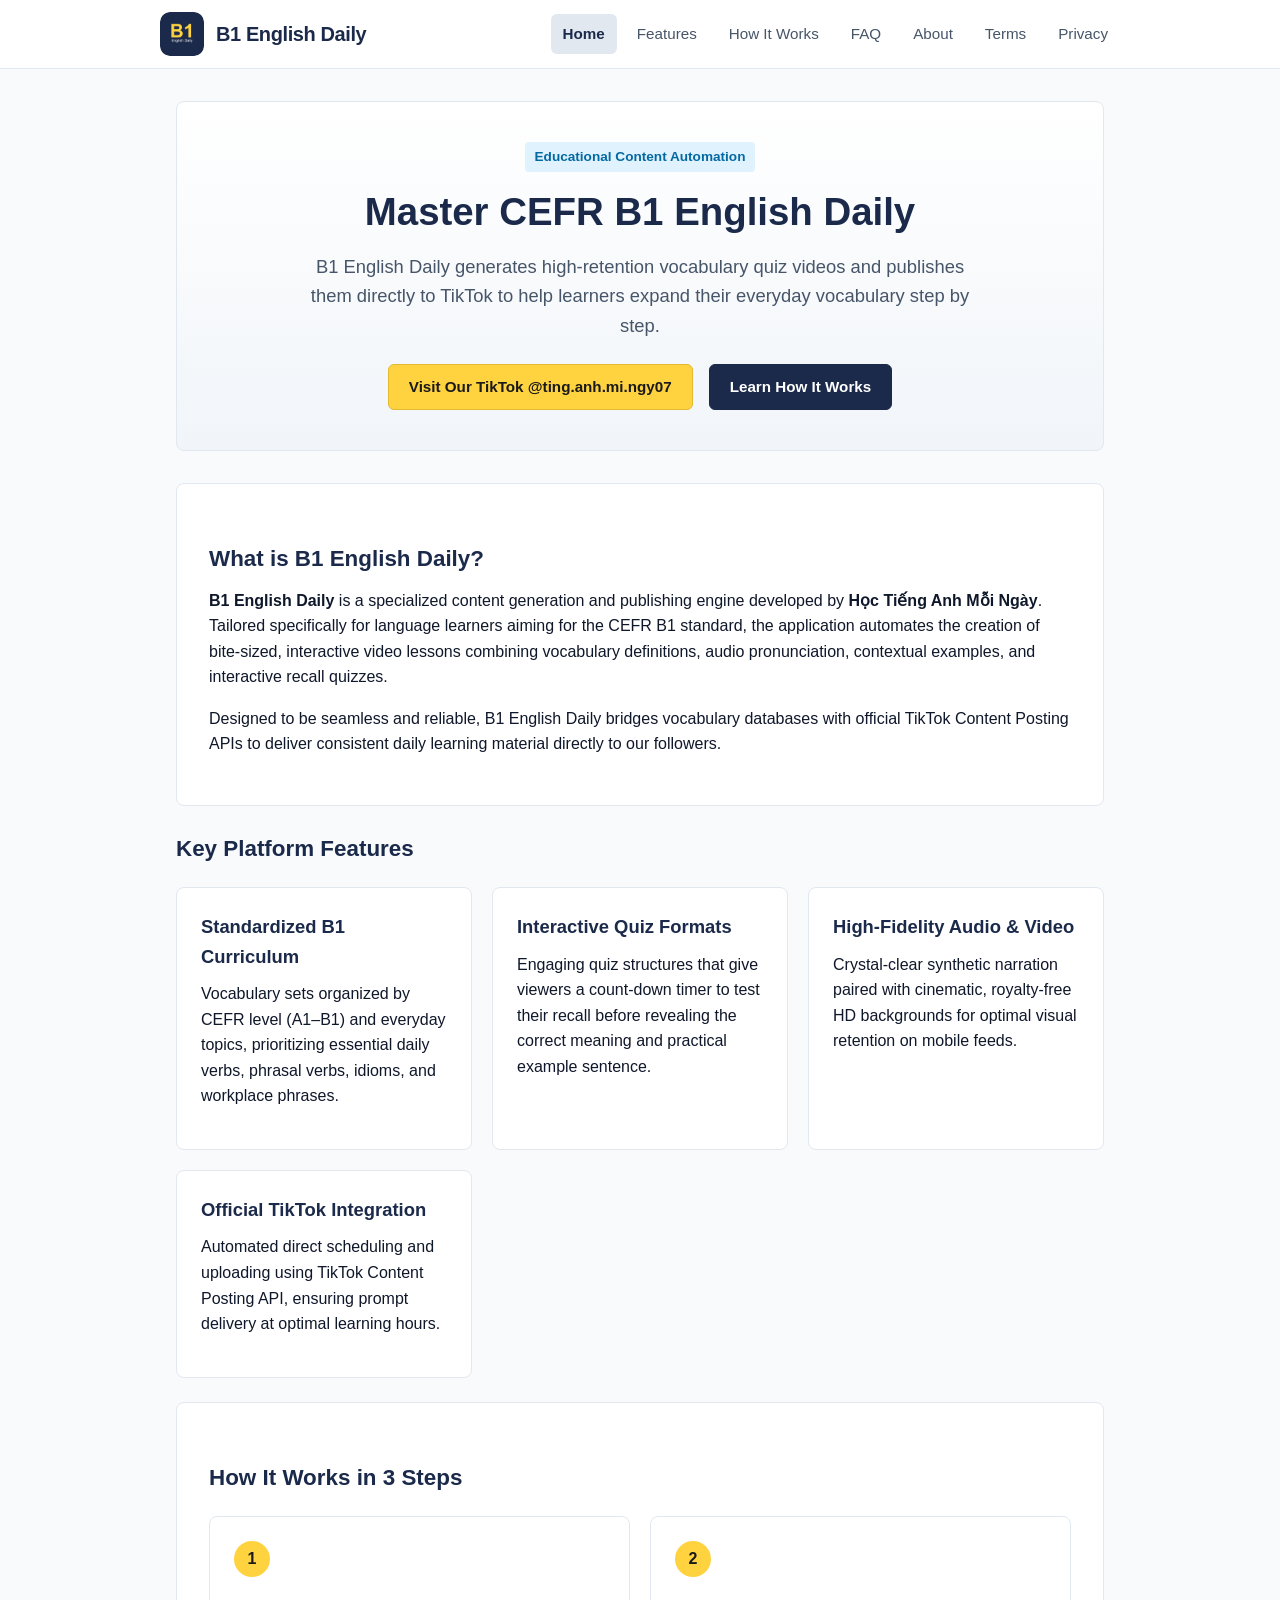
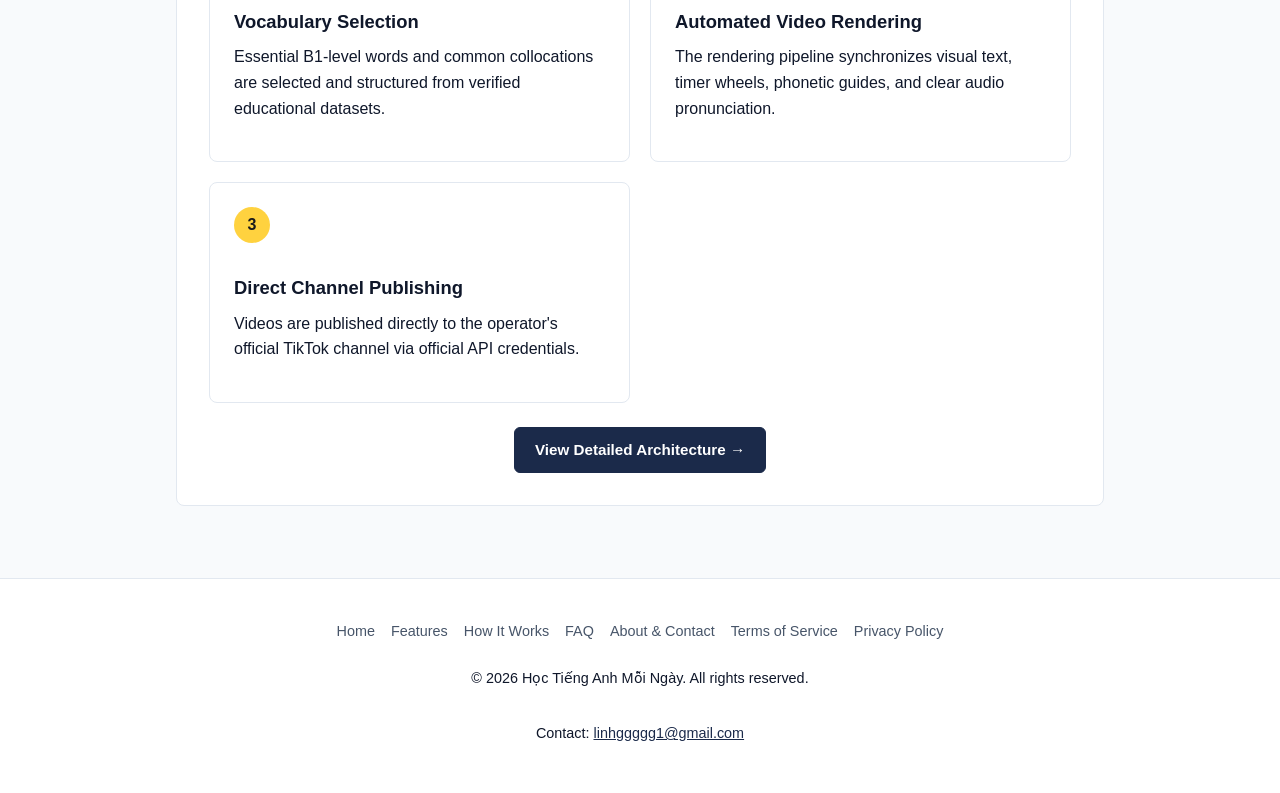
<file: index.html>
<!DOCTYPE html>
<html lang="en">
<head>
  <meta charset="utf-8">
  <meta name="viewport" content="width=device-width, initial-scale=1">
  <title>B1 English Daily - Automated Vocabulary Learning Platform</title>
  <link rel="icon" type="image/x-icon" href="favicon.ico">
  <link rel="icon" type="image/png" sizes="32x32" href="assets/favicon-32.png">
  <link rel="apple-touch-icon" sizes="180x180" href="assets/favicon-180.png">
  <link rel="stylesheet" href="styles.css">
</head>
<body>
  <header>
    <div class="container header-inner">
      <a href="index.html" class="brand">
        <img src="assets/app-icon-1024.png" alt="B1 English Daily Logo" width="44" height="44">
        <span class="brand-text">B1 English Daily</span>
      </a>
      <nav class="main-nav" aria-label="Main Navigation">
        <a href="index.html" class="active">Home</a>
        <a href="features.html">Features</a>
        <a href="how-it-works.html">How It Works</a>
        <a href="faq.html">FAQ</a>
        <a href="about.html">About</a>
        <a href="terms.html">Terms</a>
        <a href="privacy.html">Privacy</a>
      </nav>
    </div>
  </header>

  <main>
    <div class="container">
      <section class="hero">
        <span class="badge">Educational Content Automation</span>
        <h1>Master CEFR B1 English Daily</h1>
        <p>B1 English Daily generates high-retention vocabulary quiz videos and publishes them directly to TikTok to help learners expand their everyday vocabulary step by step.</p>
        <div class="hero-actions">
          <a href="https://www.tiktok.com/@ting.anh.mi.ngy07" target="_blank" rel="noopener noreferrer" class="btn btn-primary">Visit Our TikTok @ting.anh.mi.ngy07</a>
          <a href="how-it-works.html" class="btn btn-secondary">Learn How It Works</a>
        </div>
      </section>

      <section class="content-card">
        <h2>What is B1 English Daily?</h2>
        <p><strong>B1 English Daily</strong> is a specialized content generation and publishing engine developed by <strong>Học Tiếng Anh Mỗi Ngày</strong>. Tailored specifically for language learners aiming for the CEFR B1 standard, the application automates the creation of bite-sized, interactive video lessons combining vocabulary definitions, audio pronunciation, contextual examples, and interactive recall quizzes.</p>
        <p>Designed to be seamless and reliable, B1 English Daily bridges vocabulary databases with official TikTok Content Posting APIs to deliver consistent daily learning material directly to our followers.</p>
      </section>

      <section>
        <h2>Key Platform Features</h2>
        <div class="grid">
          <div class="feature-box">
            <h3>Standardized B1 Curriculum</h3>
            <p>Vocabulary sets organized by CEFR level (A1–B1) and everyday topics, prioritizing essential daily verbs, phrasal verbs, idioms, and workplace phrases.</p>
          </div>
          <div class="feature-box">
            <h3>Interactive Quiz Formats</h3>
            <p>Engaging quiz structures that give viewers a count-down timer to test their recall before revealing the correct meaning and practical example sentence.</p>
          </div>
          <div class="feature-box">
            <h3>High-Fidelity Audio & Video</h3>
            <p>Crystal-clear synthetic narration paired with cinematic, royalty-free HD backgrounds for optimal visual retention on mobile feeds.</p>
          </div>
          <div class="feature-box">
            <h3>Official TikTok Integration</h3>
            <p>Automated direct scheduling and uploading using TikTok Content Posting API, ensuring prompt delivery at optimal learning hours.</p>
          </div>
        </div>
      </section>

      <section class="content-card">
        <h2>How It Works in 3 Steps</h2>
        <div class="grid">
          <div class="step-card">
            <div class="step-number">1</div>
            <h3>Vocabulary Selection</h3>
            <p>Essential B1-level words and common collocations are selected and structured from verified educational datasets.</p>
          </div>
          <div class="step-card">
            <div class="step-number">2</div>
            <h3>Automated Video Rendering</h3>
            <p>The rendering pipeline synchronizes visual text, timer wheels, phonetic guides, and clear audio pronunciation.</p>
          </div>
          <div class="step-card">
            <div class="step-number">3</div>
            <h3>Direct Channel Publishing</h3>
            <p>Videos are published directly to the operator's official TikTok channel via official API credentials.</p>
          </div>
        </div>
        <div style="text-align: center; margin-top: 16px;">
          <a href="how-it-works.html" class="btn btn-secondary">View Detailed Architecture &rarr;</a>
        </div>
      </section>
    </div>
  </main>

  <footer>
    <div class="container footer-inner">
      <nav class="footer-nav" aria-label="Footer Navigation">
        <a href="index.html">Home</a>
        <a href="features.html">Features</a>
        <a href="how-it-works.html">How It Works</a>
        <a href="faq.html">FAQ</a>
        <a href="about.html">About & Contact</a>
        <a href="terms.html">Terms of Service</a>
        <a href="privacy.html">Privacy Policy</a>
      </nav>
      <p>&copy; 2026 Học Tiếng Anh Mỗi Ngày. All rights reserved.</p>
      <p>Contact: <a href="mailto:linhggggg1@gmail.com">linhggggg1@gmail.com</a></p>
    </div>
  </footer>
</body>
</html>
</file>
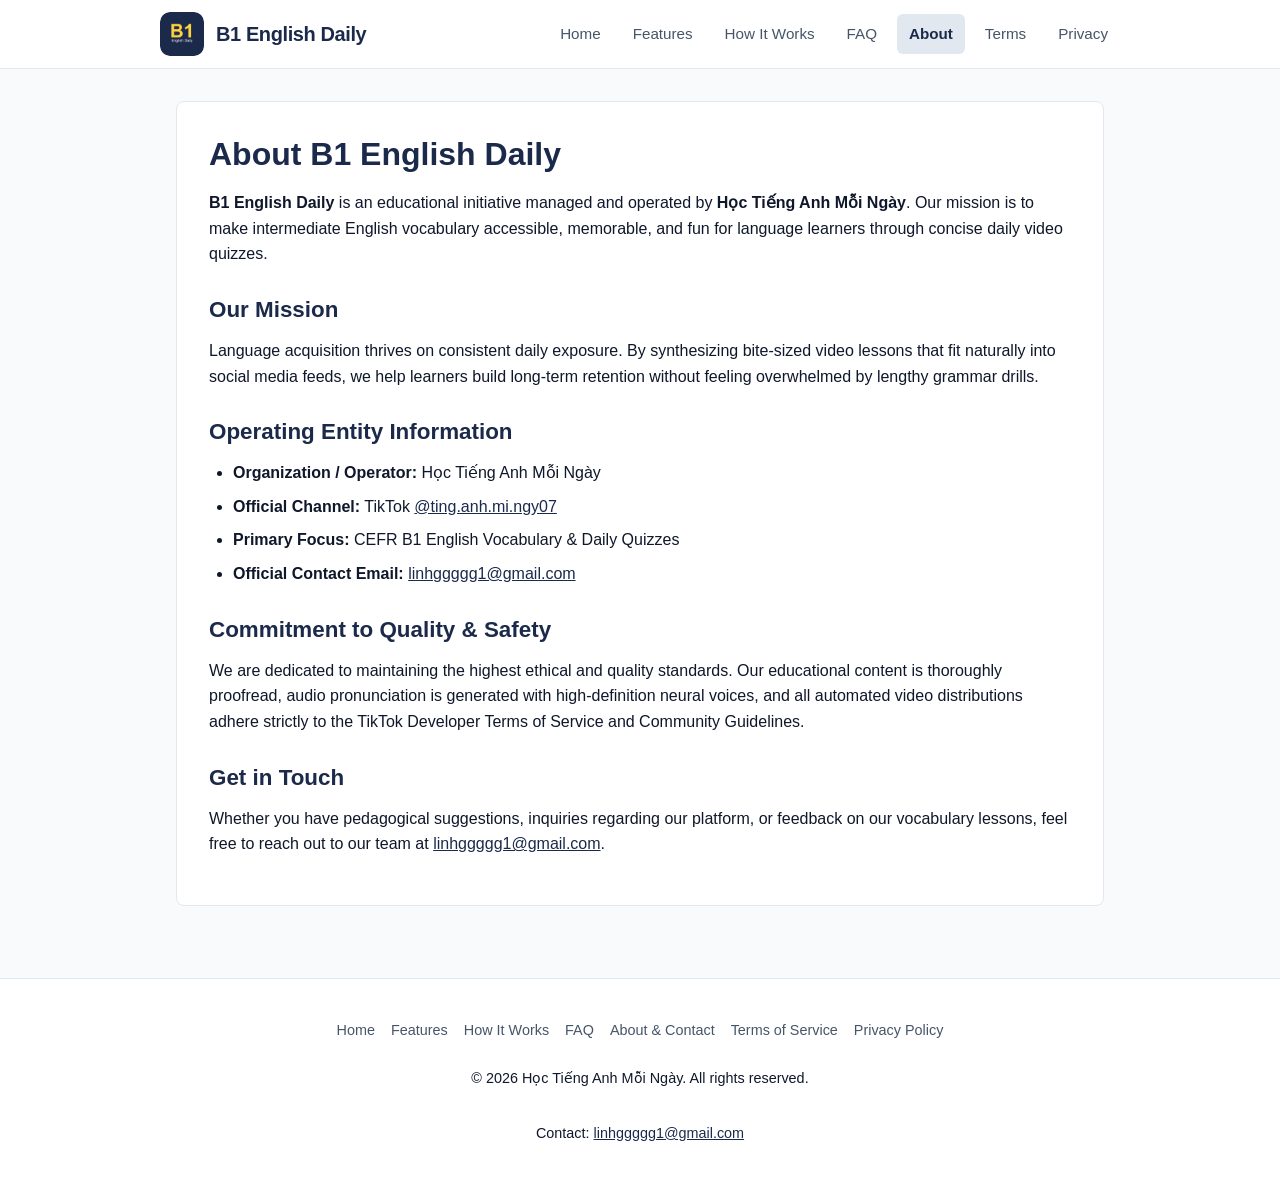
<file: about.html>
<!DOCTYPE html>
<html lang="en">
<head>
  <meta charset="utf-8">
  <meta name="viewport" content="width=device-width, initial-scale=1">
  <title>About Us - B1 English Daily</title>
  <link rel="icon" type="image/x-icon" href="favicon.ico">
  <link rel="icon" type="image/png" sizes="32x32" href="assets/favicon-32.png">
  <link rel="apple-touch-icon" sizes="180x180" href="assets/favicon-180.png">
  <link rel="stylesheet" href="styles.css">
</head>
<body>
  <header>
    <div class="container header-inner">
      <a href="index.html" class="brand">
        <img src="assets/app-icon-1024.png" alt="B1 English Daily Logo" width="44" height="44">
        <span class="brand-text">B1 English Daily</span>
      </a>
      <nav class="main-nav" aria-label="Main Navigation">
        <a href="index.html">Home</a>
        <a href="features.html">Features</a>
        <a href="how-it-works.html">How It Works</a>
        <a href="faq.html">FAQ</a>
        <a href="about.html" class="active">About</a>
        <a href="terms.html">Terms</a>
        <a href="privacy.html">Privacy</a>
      </nav>
    </div>
  </header>

  <main>
    <div class="container">
      <div class="content-card">
        <h1>About B1 English Daily</h1>
        <p><strong>B1 English Daily</strong> is an educational initiative managed and operated by <strong>Học Tiếng Anh Mỗi Ngày</strong>. Our mission is to make intermediate English vocabulary accessible, memorable, and fun for language learners through concise daily video quizzes.</p>

        <h2>Our Mission</h2>
        <p>Language acquisition thrives on consistent daily exposure. By synthesizing bite-sized video lessons that fit naturally into social media feeds, we help learners build long-term retention without feeling overwhelmed by lengthy grammar drills.</p>

        <h2>Operating Entity Information</h2>
        <ul>
          <li><strong>Organization / Operator:</strong> Học Tiếng Anh Mỗi Ngày</li>
          <li><strong>Official Channel:</strong> TikTok <a href="https://www.tiktok.com/@ting.anh.mi.ngy07" target="_blank" rel="noopener noreferrer">@ting.anh.mi.ngy07</a></li>
          <li><strong>Primary Focus:</strong> CEFR B1 English Vocabulary & Daily Quizzes</li>
          <li><strong>Official Contact Email:</strong> <a href="mailto:linhggggg1@gmail.com">linhggggg1@gmail.com</a></li>
        </ul>

        <h2>Commitment to Quality & Safety</h2>
        <p>We are dedicated to maintaining the highest ethical and quality standards. Our educational content is thoroughly proofread, audio pronunciation is generated with high-definition neural voices, and all automated video distributions adhere strictly to the TikTok Developer Terms of Service and Community Guidelines.</p>

        <h2>Get in Touch</h2>
        <p>Whether you have pedagogical suggestions, inquiries regarding our platform, or feedback on our vocabulary lessons, feel free to reach out to our team at <a href="mailto:linhggggg1@gmail.com">linhggggg1@gmail.com</a>.</p>
      </div>
    </div>
  </main>

  <footer>
    <div class="container footer-inner">
      <nav class="footer-nav" aria-label="Footer Navigation">
        <a href="index.html">Home</a>
        <a href="features.html">Features</a>
        <a href="how-it-works.html">How It Works</a>
        <a href="faq.html">FAQ</a>
        <a href="about.html">About & Contact</a>
        <a href="terms.html">Terms of Service</a>
        <a href="privacy.html">Privacy Policy</a>
      </nav>
      <p>&copy; 2026 Học Tiếng Anh Mỗi Ngày. All rights reserved.</p>
      <p>Contact: <a href="mailto:linhggggg1@gmail.com">linhggggg1@gmail.com</a></p>
    </div>
  </footer>
</body>
</html>
</file>
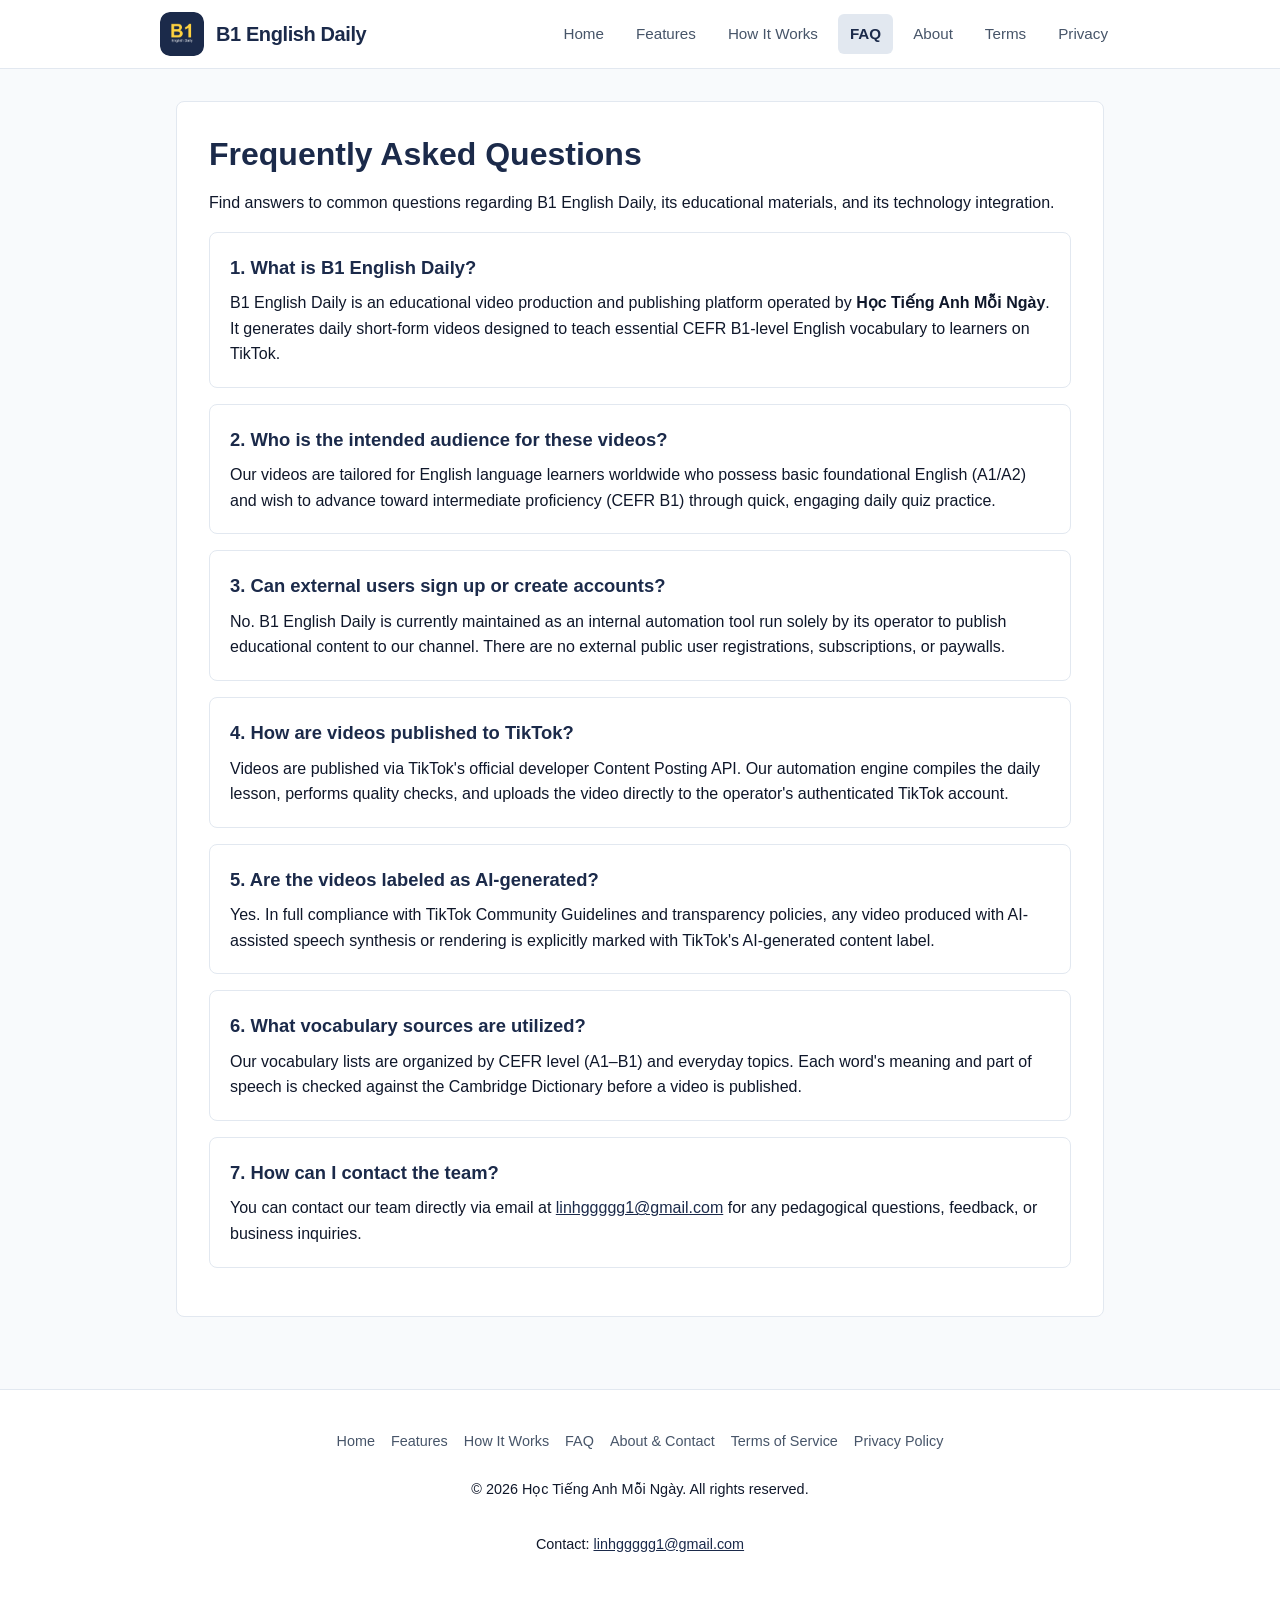
<file: faq.html>
<!DOCTYPE html>
<html lang="en">
<head>
  <meta charset="utf-8">
  <meta name="viewport" content="width=device-width, initial-scale=1">
  <title>Frequently Asked Questions - B1 English Daily</title>
  <link rel="icon" type="image/x-icon" href="favicon.ico">
  <link rel="icon" type="image/png" sizes="32x32" href="assets/favicon-32.png">
  <link rel="apple-touch-icon" sizes="180x180" href="assets/favicon-180.png">
  <link rel="stylesheet" href="styles.css">
</head>
<body>
  <header>
    <div class="container header-inner">
      <a href="index.html" class="brand">
        <img src="assets/app-icon-1024.png" alt="B1 English Daily Logo" width="44" height="44">
        <span class="brand-text">B1 English Daily</span>
      </a>
      <nav class="main-nav" aria-label="Main Navigation">
        <a href="index.html">Home</a>
        <a href="features.html">Features</a>
        <a href="how-it-works.html">How It Works</a>
        <a href="faq.html" class="active">FAQ</a>
        <a href="about.html">About</a>
        <a href="terms.html">Terms</a>
        <a href="privacy.html">Privacy</a>
      </nav>
    </div>
  </header>

  <main>
    <div class="container">
      <div class="content-card">
        <h1>Frequently Asked Questions</h1>
        <p>Find answers to common questions regarding B1 English Daily, its educational materials, and its technology integration.</p>

        <div class="faq-item">
          <h3>1. What is B1 English Daily?</h3>
          <p>B1 English Daily is an educational video production and publishing platform operated by <strong>Học Tiếng Anh Mỗi Ngày</strong>. It generates daily short-form videos designed to teach essential CEFR B1-level English vocabulary to learners on TikTok.</p>
        </div>

        <div class="faq-item">
          <h3>2. Who is the intended audience for these videos?</h3>
          <p>Our videos are tailored for English language learners worldwide who possess basic foundational English (A1/A2) and wish to advance toward intermediate proficiency (CEFR B1) through quick, engaging daily quiz practice.</p>
        </div>

        <div class="faq-item">
          <h3>3. Can external users sign up or create accounts?</h3>
          <p>No. B1 English Daily is currently maintained as an internal automation tool run solely by its operator to publish educational content to our channel. There are no external public user registrations, subscriptions, or paywalls.</p>
        </div>

        <div class="faq-item">
          <h3>4. How are videos published to TikTok?</h3>
          <p>Videos are published via TikTok's official developer Content Posting API. Our automation engine compiles the daily lesson, performs quality checks, and uploads the video directly to the operator's authenticated TikTok account.</p>
        </div>

        <div class="faq-item">
          <h3>5. Are the videos labeled as AI-generated?</h3>
          <p>Yes. In full compliance with TikTok Community Guidelines and transparency policies, any video produced with AI-assisted speech synthesis or rendering is explicitly marked with TikTok's AI-generated content label.</p>
        </div>

        <div class="faq-item">
          <h3>6. What vocabulary sources are utilized?</h3>
          <p>Our vocabulary lists are organized by CEFR level (A1–B1) and everyday topics. Each word's meaning and part of speech is checked against the Cambridge Dictionary before a video is published.</p>
        </div>

        <div class="faq-item">
          <h3>7. How can I contact the team?</h3>
          <p>You can contact our team directly via email at <a href="mailto:linhggggg1@gmail.com">linhggggg1@gmail.com</a> for any pedagogical questions, feedback, or business inquiries.</p>
        </div>
      </div>
    </div>
  </main>

  <footer>
    <div class="container footer-inner">
      <nav class="footer-nav" aria-label="Footer Navigation">
        <a href="index.html">Home</a>
        <a href="features.html">Features</a>
        <a href="how-it-works.html">How It Works</a>
        <a href="faq.html">FAQ</a>
        <a href="about.html">About & Contact</a>
        <a href="terms.html">Terms of Service</a>
        <a href="privacy.html">Privacy Policy</a>
      </nav>
      <p>&copy; 2026 Học Tiếng Anh Mỗi Ngày. All rights reserved.</p>
      <p>Contact: <a href="mailto:linhggggg1@gmail.com">linhggggg1@gmail.com</a></p>
    </div>
  </footer>
</body>
</html>
</file>
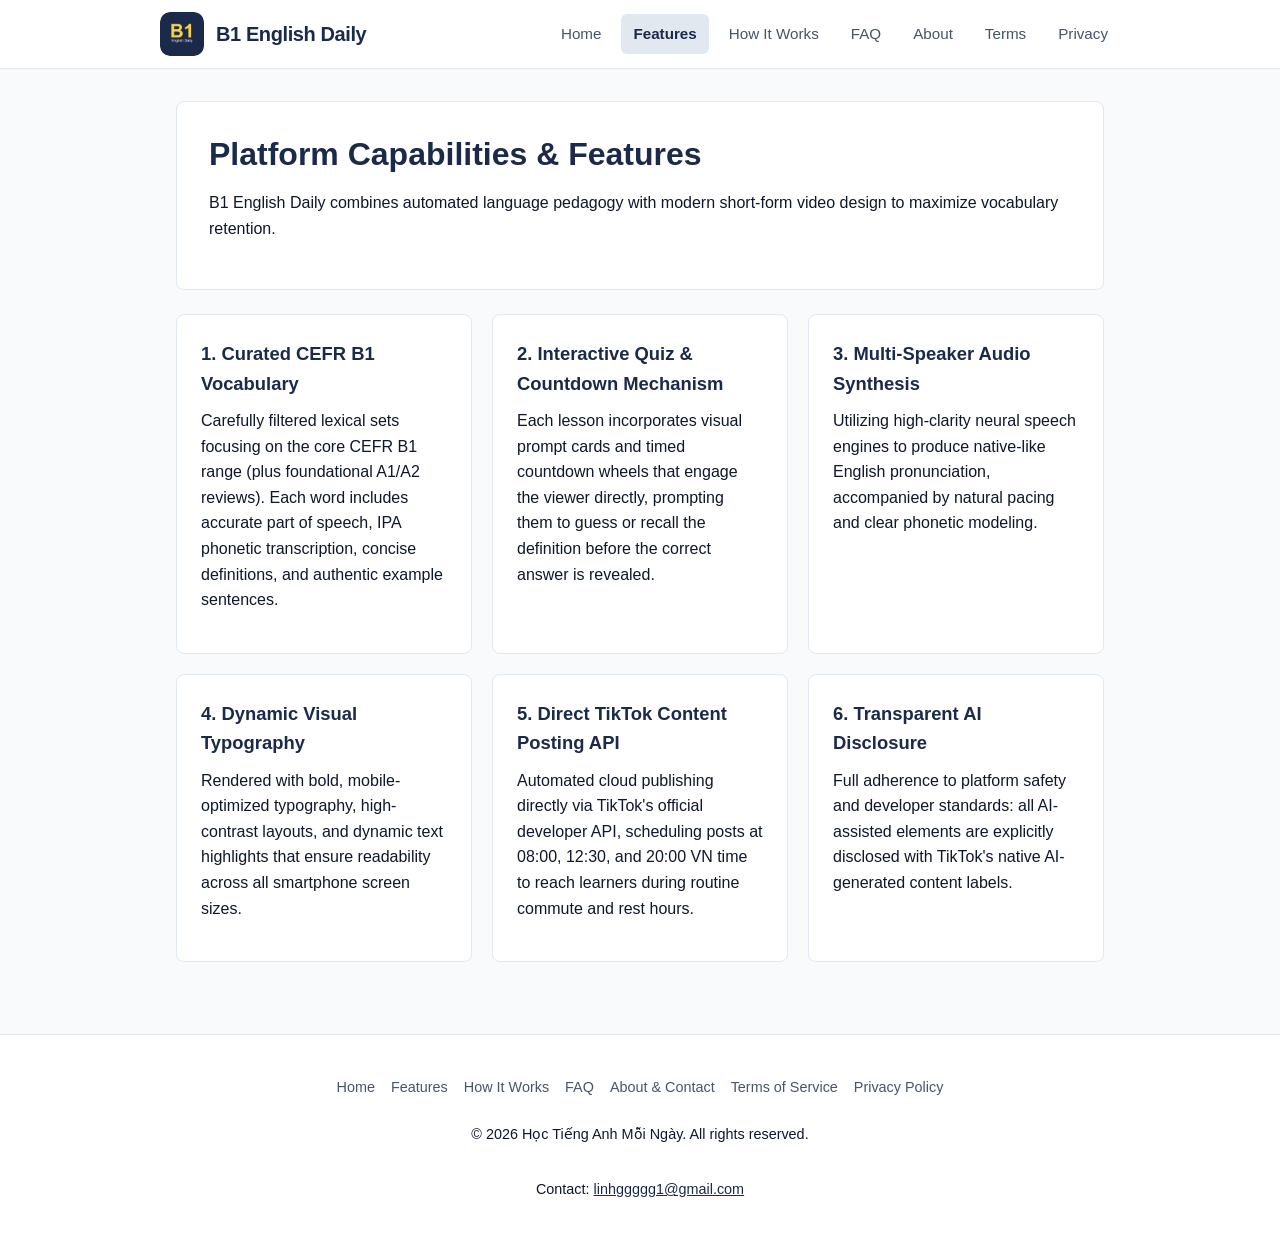
<file: features.html>
<!DOCTYPE html>
<html lang="en">
<head>
  <meta charset="utf-8">
  <meta name="viewport" content="width=device-width, initial-scale=1">
  <title>Features - B1 English Daily</title>
  <link rel="icon" type="image/x-icon" href="favicon.ico">
  <link rel="icon" type="image/png" sizes="32x32" href="assets/favicon-32.png">
  <link rel="apple-touch-icon" sizes="180x180" href="assets/favicon-180.png">
  <link rel="stylesheet" href="styles.css">
</head>
<body>
  <header>
    <div class="container header-inner">
      <a href="index.html" class="brand">
        <img src="assets/app-icon-1024.png" alt="B1 English Daily Logo" width="44" height="44">
        <span class="brand-text">B1 English Daily</span>
      </a>
      <nav class="main-nav" aria-label="Main Navigation">
        <a href="index.html">Home</a>
        <a href="features.html" class="active">Features</a>
        <a href="how-it-works.html">How It Works</a>
        <a href="faq.html">FAQ</a>
        <a href="about.html">About</a>
        <a href="terms.html">Terms</a>
        <a href="privacy.html">Privacy</a>
      </nav>
    </div>
  </header>

  <main>
    <div class="container">
      <div class="content-card">
        <h1>Platform Capabilities & Features</h1>
        <p>B1 English Daily combines automated language pedagogy with modern short-form video design to maximize vocabulary retention.</p>
      </div>

      <div class="grid">
        <div class="feature-box">
          <h3>1. Curated CEFR B1 Vocabulary</h3>
          <p>Carefully filtered lexical sets focusing on the core CEFR B1 range (plus foundational A1/A2 reviews). Each word includes accurate part of speech, IPA phonetic transcription, concise definitions, and authentic example sentences.</p>
        </div>

        <div class="feature-box">
          <h3>2. Interactive Quiz & Countdown Mechanism</h3>
          <p>Each lesson incorporates visual prompt cards and timed countdown wheels that engage the viewer directly, prompting them to guess or recall the definition before the correct answer is revealed.</p>
        </div>

        <div class="feature-box">
          <h3>3. Multi-Speaker Audio Synthesis</h3>
          <p>Utilizing high-clarity neural speech engines to produce native-like English pronunciation, accompanied by natural pacing and clear phonetic modeling.</p>
        </div>

        <div class="feature-box">
          <h3>4. Dynamic Visual Typography</h3>
          <p>Rendered with bold, mobile-optimized typography, high-contrast layouts, and dynamic text highlights that ensure readability across all smartphone screen sizes.</p>
        </div>

        <div class="feature-box">
          <h3>5. Direct TikTok Content Posting API</h3>
          <p>Automated cloud publishing directly via TikTok's official developer API, scheduling posts at 08:00, 12:30, and 20:00 VN time to reach learners during routine commute and rest hours.</p>
        </div>

        <div class="feature-box">
          <h3>6. Transparent AI Disclosure</h3>
          <p>Full adherence to platform safety and developer standards: all AI-assisted elements are explicitly disclosed with TikTok's native AI-generated content labels.</p>
        </div>
      </div>
    </div>
  </main>

  <footer>
    <div class="container footer-inner">
      <nav class="footer-nav" aria-label="Footer Navigation">
        <a href="index.html">Home</a>
        <a href="features.html">Features</a>
        <a href="how-it-works.html">How It Works</a>
        <a href="faq.html">FAQ</a>
        <a href="about.html">About & Contact</a>
        <a href="terms.html">Terms of Service</a>
        <a href="privacy.html">Privacy Policy</a>
      </nav>
      <p>&copy; 2026 Học Tiếng Anh Mỗi Ngày. All rights reserved.</p>
      <p>Contact: <a href="mailto:linhggggg1@gmail.com">linhggggg1@gmail.com</a></p>
    </div>
  </footer>
</body>
</html>
</file>
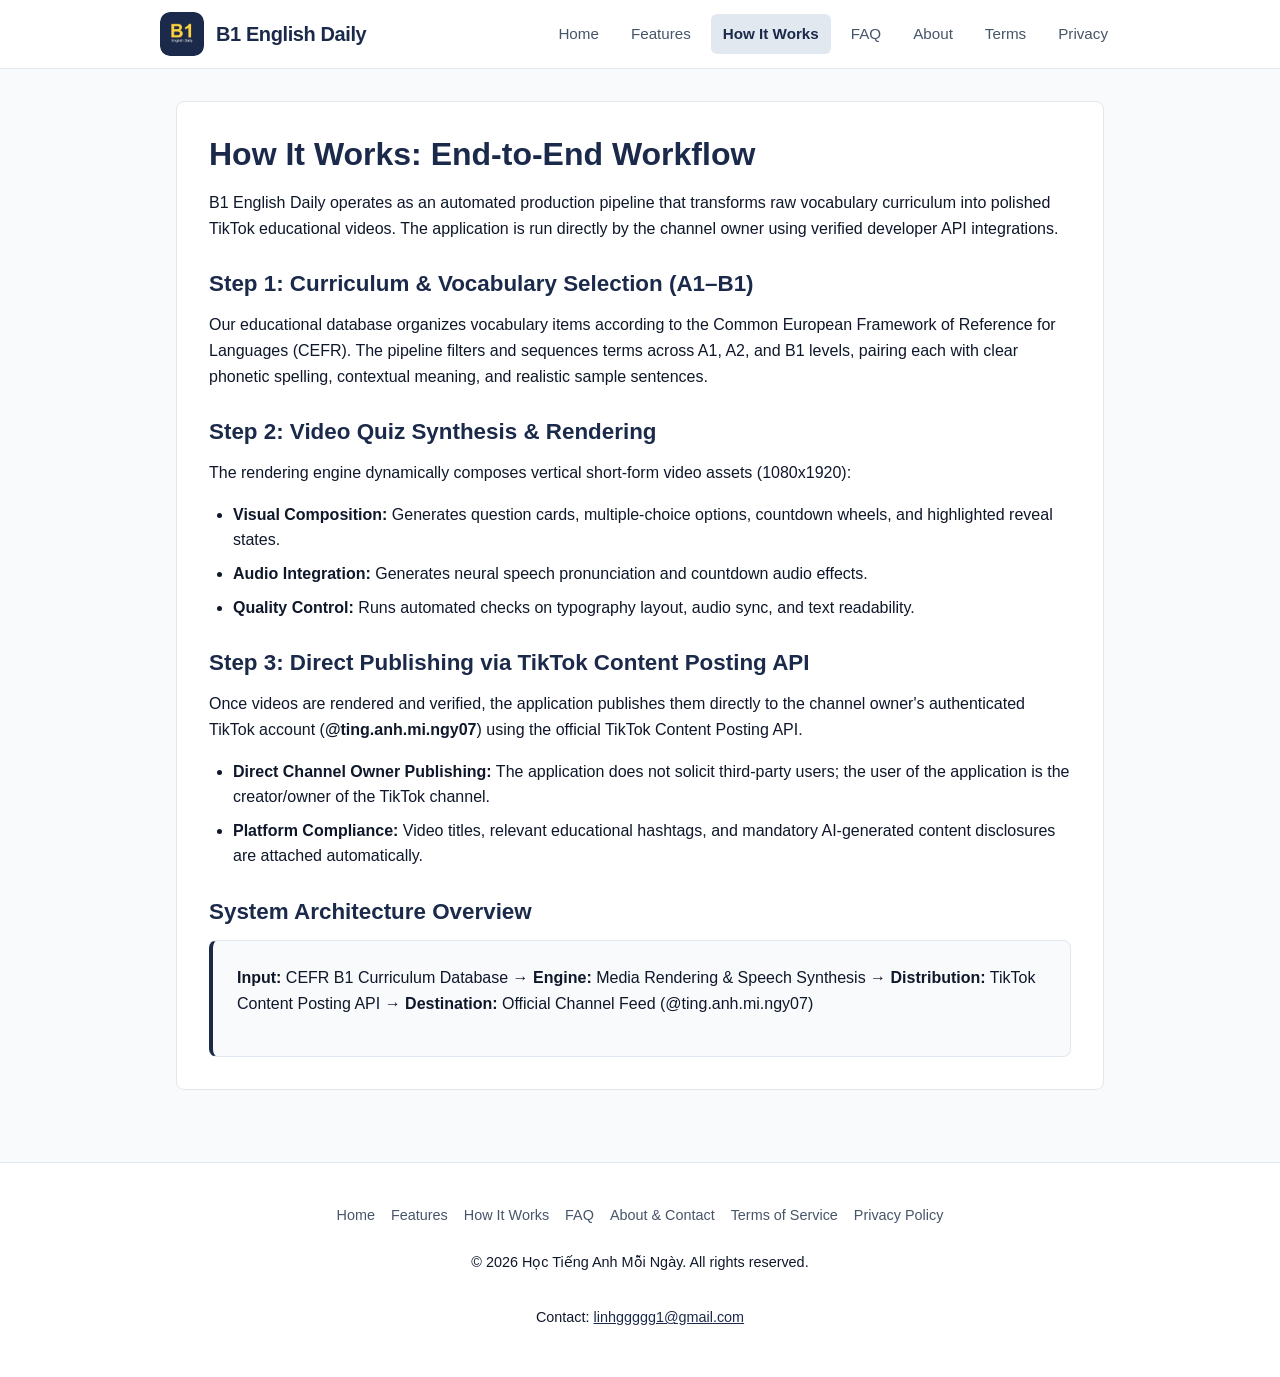
<file: how-it-works.html>
<!DOCTYPE html>
<html lang="en">
<head>
  <meta charset="utf-8">
  <meta name="viewport" content="width=device-width, initial-scale=1">
  <title>How It Works - B1 English Daily</title>
  <link rel="icon" type="image/x-icon" href="favicon.ico">
  <link rel="icon" type="image/png" sizes="32x32" href="assets/favicon-32.png">
  <link rel="apple-touch-icon" sizes="180x180" href="assets/favicon-180.png">
  <link rel="stylesheet" href="styles.css">
</head>
<body>
  <header>
    <div class="container header-inner">
      <a href="index.html" class="brand">
        <img src="assets/app-icon-1024.png" alt="B1 English Daily Logo" width="44" height="44">
        <span class="brand-text">B1 English Daily</span>
      </a>
      <nav class="main-nav" aria-label="Main Navigation">
        <a href="index.html">Home</a>
        <a href="features.html">Features</a>
        <a href="how-it-works.html" class="active">How It Works</a>
        <a href="faq.html">FAQ</a>
        <a href="about.html">About</a>
        <a href="terms.html">Terms</a>
        <a href="privacy.html">Privacy</a>
      </nav>
    </div>
  </header>

  <main>
    <div class="container">
      <div class="content-card">
        <h1>How It Works: End-to-End Workflow</h1>
        <p>B1 English Daily operates as an automated production pipeline that transforms raw vocabulary curriculum into polished TikTok educational videos. The application is run directly by the channel owner using verified developer API integrations.</p>

        <h2>Step 1: Curriculum & Vocabulary Selection (A1–B1)</h2>
        <p>Our educational database organizes vocabulary items according to the Common European Framework of Reference for Languages (CEFR). The pipeline filters and sequences terms across A1, A2, and B1 levels, pairing each with clear phonetic spelling, contextual meaning, and realistic sample sentences.</p>

        <h2>Step 2: Video Quiz Synthesis & Rendering</h2>
        <p>The rendering engine dynamically composes vertical short-form video assets (1080x1920):</p>
        <ul>
          <li><strong>Visual Composition:</strong> Generates question cards, multiple-choice options, countdown wheels, and highlighted reveal states.</li>
          <li><strong>Audio Integration:</strong> Generates neural speech pronunciation and countdown audio effects.</li>
          <li><strong>Quality Control:</strong> Runs automated checks on typography layout, audio sync, and text readability.</li>
        </ul>

        <h2>Step 3: Direct Publishing via TikTok Content Posting API</h2>
        <p>Once videos are rendered and verified, the application publishes them directly to the channel owner's authenticated TikTok account (<strong>@ting.anh.mi.ngy07</strong>) using the official TikTok Content Posting API.</p>
        <ul>
          <li><strong>Direct Channel Owner Publishing:</strong> The application does not solicit third-party users; the user of the application is the creator/owner of the TikTok channel.</li>
          <li><strong>Platform Compliance:</strong> Video titles, relevant educational hashtags, and mandatory AI-generated content disclosures are attached automatically.</li>
        </ul>

        <h2>System Architecture Overview</h2>
        <div class="feature-box" style="background: #f8fafc; border-left: 4px solid var(--primary);">
          <p><strong>Input:</strong> CEFR B1 Curriculum Database &rarr; <strong>Engine:</strong> Media Rendering & Speech Synthesis &rarr; <strong>Distribution:</strong> TikTok Content Posting API &rarr; <strong>Destination:</strong> Official Channel Feed (@ting.anh.mi.ngy07)</p>
        </div>
      </div>
    </div>
  </main>

  <footer>
    <div class="container footer-inner">
      <nav class="footer-nav" aria-label="Footer Navigation">
        <a href="index.html">Home</a>
        <a href="features.html">Features</a>
        <a href="how-it-works.html">How It Works</a>
        <a href="faq.html">FAQ</a>
        <a href="about.html">About & Contact</a>
        <a href="terms.html">Terms of Service</a>
        <a href="privacy.html">Privacy Policy</a>
      </nav>
      <p>&copy; 2026 Học Tiếng Anh Mỗi Ngày. All rights reserved.</p>
      <p>Contact: <a href="mailto:linhggggg1@gmail.com">linhggggg1@gmail.com</a></p>
    </div>
  </footer>
</body>
</html>
</file>
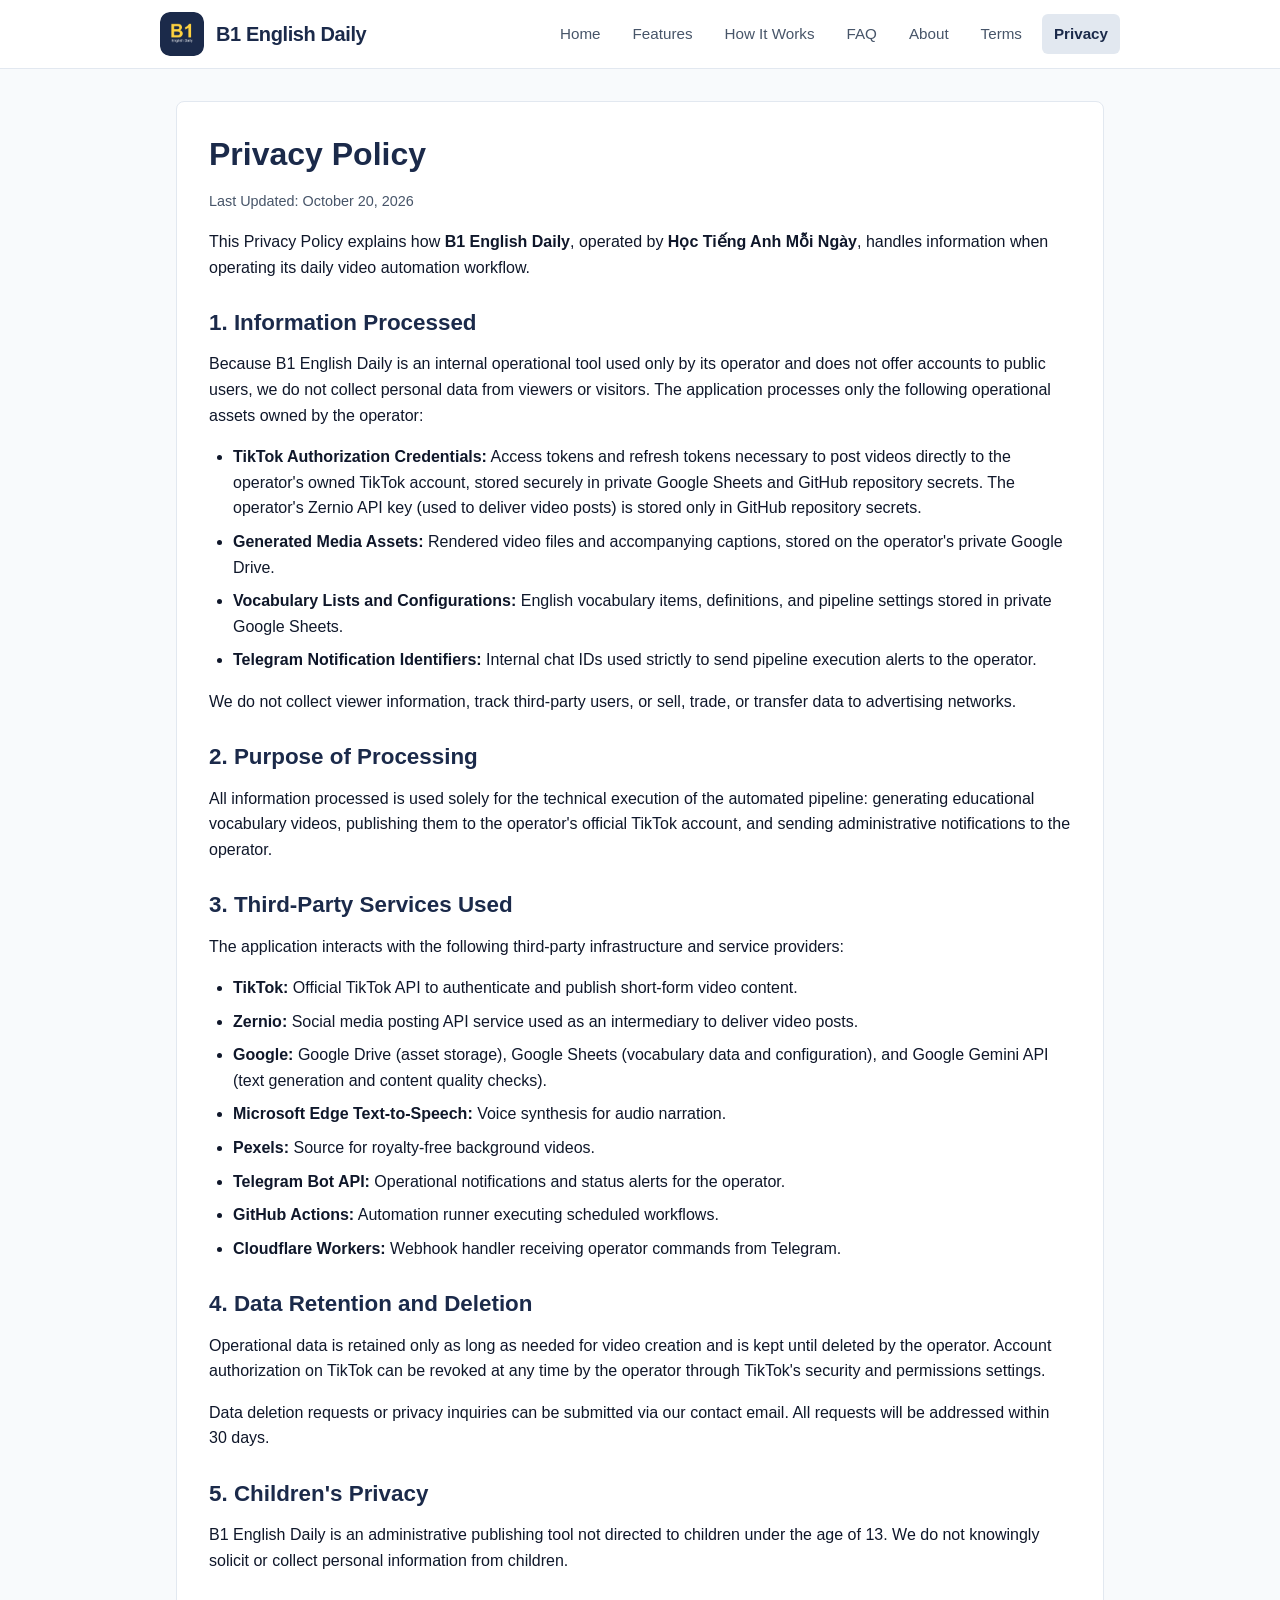
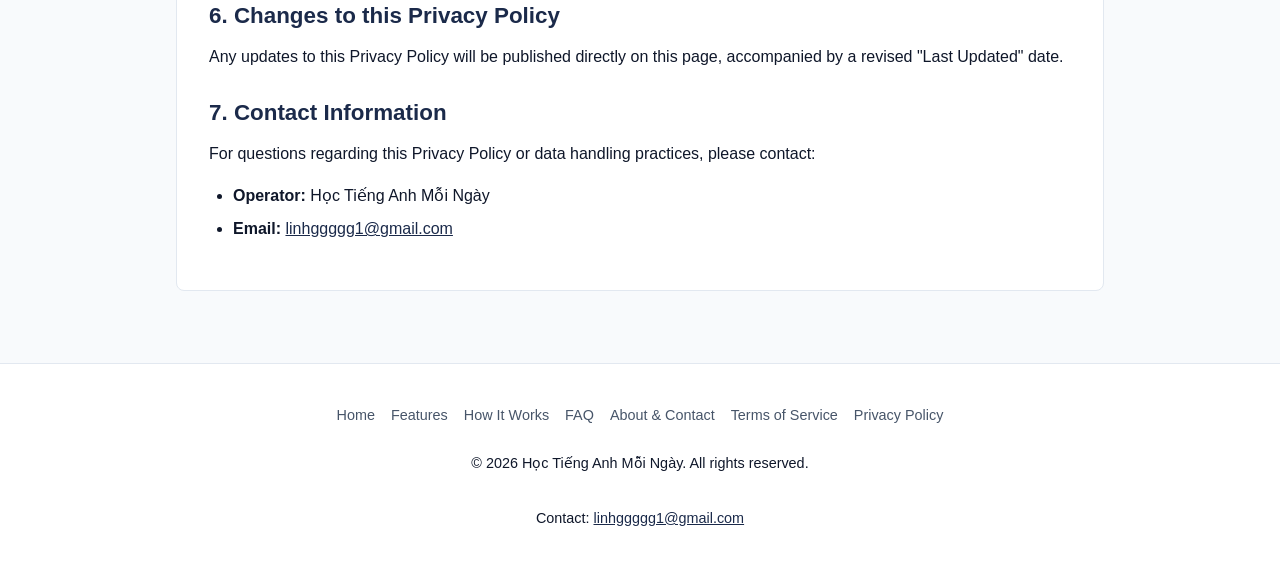
<file: privacy.html>
<!DOCTYPE html>
<html lang="en">
<head>
  <meta charset="utf-8">
  <meta name="viewport" content="width=device-width, initial-scale=1">
  <title>Privacy Policy - B1 English Daily</title>
  <link rel="icon" type="image/x-icon" href="favicon.ico">
  <link rel="icon" type="image/png" sizes="32x32" href="assets/favicon-32.png">
  <link rel="apple-touch-icon" sizes="180x180" href="assets/favicon-180.png">
  <link rel="stylesheet" href="styles.css">
</head>
<body>
  <header>
    <div class="container header-inner">
      <a href="index.html" class="brand">
        <img src="assets/app-icon-1024.png" alt="B1 English Daily Logo" width="44" height="44">
        <span class="brand-text">B1 English Daily</span>
      </a>
      <nav class="main-nav" aria-label="Main Navigation">
        <a href="index.html">Home</a>
        <a href="features.html">Features</a>
        <a href="how-it-works.html">How It Works</a>
        <a href="faq.html">FAQ</a>
        <a href="about.html">About</a>
        <a href="terms.html">Terms</a>
        <a href="privacy.html" class="active">Privacy</a>
      </nav>
    </div>
  </header>

  <main>
    <div class="container">
      <div class="content-card">
        <h1>Privacy Policy</h1>
        <div class="meta">Last Updated: October 20, 2026</div>

        <p>This Privacy Policy explains how <strong>B1 English Daily</strong>, operated by <strong>Học Tiếng Anh Mỗi Ngày</strong>, handles information when operating its daily video automation workflow.</p>

        <h2>1. Information Processed</h2>
        <p>Because B1 English Daily is an internal operational tool used only by its operator and does not offer accounts to public users, we do not collect personal data from viewers or visitors. The application processes only the following operational assets owned by the operator:</p>
        <ul>
          <li><strong>TikTok Authorization Credentials:</strong> Access tokens and refresh tokens necessary to post videos directly to the operator's owned TikTok account, stored securely in private Google Sheets and GitHub repository secrets. The operator's Zernio API key (used to deliver video posts) is stored only in GitHub repository secrets.</li>
          <li><strong>Generated Media Assets:</strong> Rendered video files and accompanying captions, stored on the operator's private Google Drive.</li>
          <li><strong>Vocabulary Lists and Configurations:</strong> English vocabulary items, definitions, and pipeline settings stored in private Google Sheets.</li>
          <li><strong>Telegram Notification Identifiers:</strong> Internal chat IDs used strictly to send pipeline execution alerts to the operator.</li>
        </ul>
        <p>We do not collect viewer information, track third-party users, or sell, trade, or transfer data to advertising networks.</p>

        <h2>2. Purpose of Processing</h2>
        <p>All information processed is used solely for the technical execution of the automated pipeline: generating educational vocabulary videos, publishing them to the operator's official TikTok account, and sending administrative notifications to the operator.</p>

        <h2>3. Third-Party Services Used</h2>
        <p>The application interacts with the following third-party infrastructure and service providers:</p>
        <ul>
          <li><strong>TikTok:</strong> Official TikTok API to authenticate and publish short-form video content.</li>
          <li><strong>Zernio:</strong> Social media posting API service used as an intermediary to deliver video posts.</li>
          <li><strong>Google:</strong> Google Drive (asset storage), Google Sheets (vocabulary data and configuration), and Google Gemini API (text generation and content quality checks).</li>
          <li><strong>Microsoft Edge Text-to-Speech:</strong> Voice synthesis for audio narration.</li>
          <li><strong>Pexels:</strong> Source for royalty-free background videos.</li>
          <li><strong>Telegram Bot API:</strong> Operational notifications and status alerts for the operator.</li>
          <li><strong>GitHub Actions:</strong> Automation runner executing scheduled workflows.</li>
          <li><strong>Cloudflare Workers:</strong> Webhook handler receiving operator commands from Telegram.</li>
        </ul>

        <h2>4. Data Retention and Deletion</h2>
        <p>Operational data is retained only as long as needed for video creation and is kept until deleted by the operator. Account authorization on TikTok can be revoked at any time by the operator through TikTok's security and permissions settings.</p>
        <p>Data deletion requests or privacy inquiries can be submitted via our contact email. All requests will be addressed within 30 days.</p>

        <h2>5. Children's Privacy</h2>
        <p>B1 English Daily is an administrative publishing tool not directed to children under the age of 13. We do not knowingly solicit or collect personal information from children.</p>

        <h2>6. Changes to this Privacy Policy</h2>
        <p>Any updates to this Privacy Policy will be published directly on this page, accompanied by a revised "Last Updated" date.</p>

        <h2>7. Contact Information</h2>
        <p>For questions regarding this Privacy Policy or data handling practices, please contact:</p>
        <ul>
          <li><strong>Operator:</strong> Học Tiếng Anh Mỗi Ngày</li>
          <li><strong>Email:</strong> <a href="mailto:linhggggg1@gmail.com">linhggggg1@gmail.com</a></li>
        </ul>
      </div>
    </div>
  </main>

  <footer>
    <div class="container footer-inner">
      <nav class="footer-nav" aria-label="Footer Navigation">
        <a href="index.html">Home</a>
        <a href="features.html">Features</a>
        <a href="how-it-works.html">How It Works</a>
        <a href="faq.html">FAQ</a>
        <a href="about.html">About & Contact</a>
        <a href="terms.html">Terms of Service</a>
        <a href="privacy.html">Privacy Policy</a>
      </nav>
      <p>&copy; 2026 Học Tiếng Anh Mỗi Ngày. All rights reserved.</p>
      <p>Contact: <a href="mailto:linhggggg1@gmail.com">linhggggg1@gmail.com</a></p>
    </div>
  </footer>
</body>
</html>
</file>
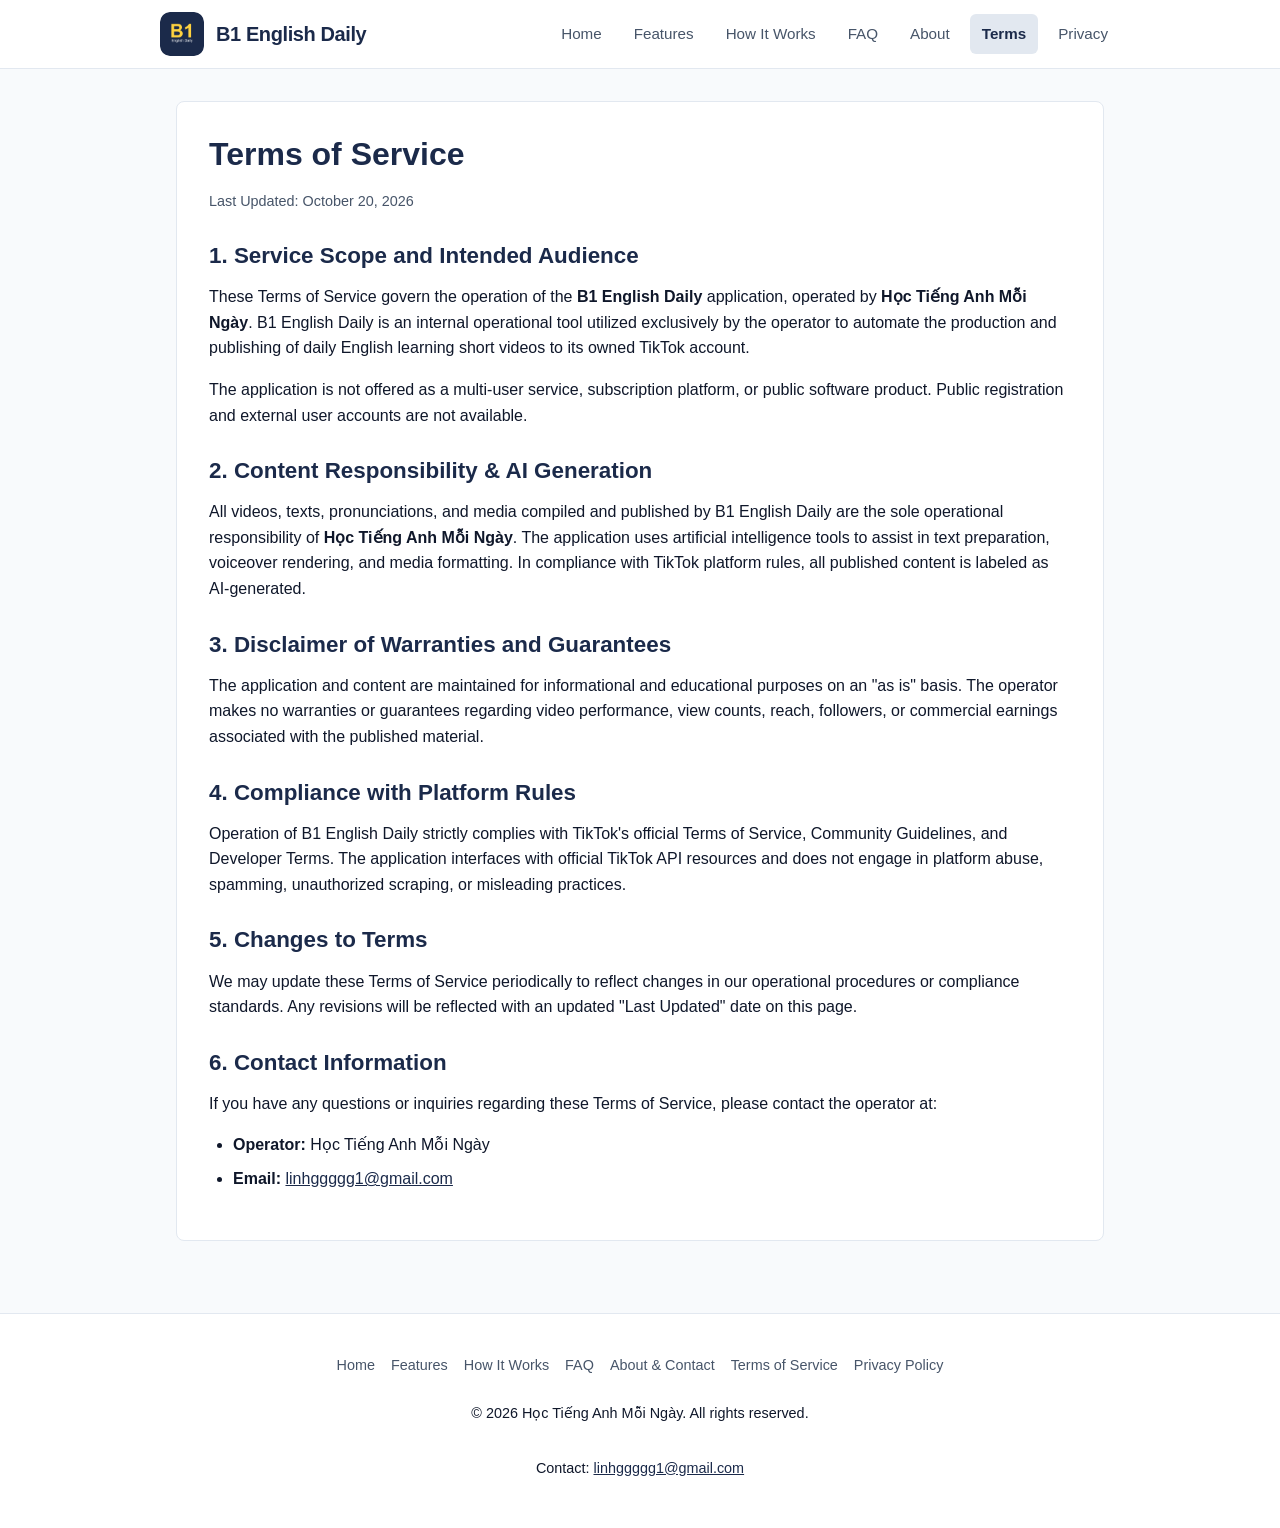
<file: terms.html>
<!DOCTYPE html>
<html lang="en">
<head>
  <meta charset="utf-8">
  <meta name="viewport" content="width=device-width, initial-scale=1">
  <title>Terms of Service - B1 English Daily</title>
  <link rel="icon" type="image/x-icon" href="favicon.ico">
  <link rel="icon" type="image/png" sizes="32x32" href="assets/favicon-32.png">
  <link rel="apple-touch-icon" sizes="180x180" href="assets/favicon-180.png">
  <link rel="stylesheet" href="styles.css">
</head>
<body>
  <header>
    <div class="container header-inner">
      <a href="index.html" class="brand">
        <img src="assets/app-icon-1024.png" alt="B1 English Daily Logo" width="44" height="44">
        <span class="brand-text">B1 English Daily</span>
      </a>
      <nav class="main-nav" aria-label="Main Navigation">
        <a href="index.html">Home</a>
        <a href="features.html">Features</a>
        <a href="how-it-works.html">How It Works</a>
        <a href="faq.html">FAQ</a>
        <a href="about.html">About</a>
        <a href="terms.html" class="active">Terms</a>
        <a href="privacy.html">Privacy</a>
      </nav>
    </div>
  </header>

  <main>
    <div class="container">
      <div class="content-card">
        <h1>Terms of Service</h1>
        <div class="meta">Last Updated: October 20, 2026</div>

        <h2>1. Service Scope and Intended Audience</h2>
        <p>These Terms of Service govern the operation of the <strong>B1 English Daily</strong> application, operated by <strong>Học Tiếng Anh Mỗi Ngày</strong>. B1 English Daily is an internal operational tool utilized exclusively by the operator to automate the production and publishing of daily English learning short videos to its owned TikTok account.</p>
        <p>The application is not offered as a multi-user service, subscription platform, or public software product. Public registration and external user accounts are not available.</p>

        <h2>2. Content Responsibility & AI Generation</h2>
        <p>All videos, texts, pronunciations, and media compiled and published by B1 English Daily are the sole operational responsibility of <strong>Học Tiếng Anh Mỗi Ngày</strong>. The application uses artificial intelligence tools to assist in text preparation, voiceover rendering, and media formatting. In compliance with TikTok platform rules, all published content is labeled as AI-generated.</p>

        <h2>3. Disclaimer of Warranties and Guarantees</h2>
        <p>The application and content are maintained for informational and educational purposes on an "as is" basis. The operator makes no warranties or guarantees regarding video performance, view counts, reach, followers, or commercial earnings associated with the published material.</p>

        <h2>4. Compliance with Platform Rules</h2>
        <p>Operation of B1 English Daily strictly complies with TikTok's official Terms of Service, Community Guidelines, and Developer Terms. The application interfaces with official TikTok API resources and does not engage in platform abuse, spamming, unauthorized scraping, or misleading practices.</p>

        <h2>5. Changes to Terms</h2>
        <p>We may update these Terms of Service periodically to reflect changes in our operational procedures or compliance standards. Any revisions will be reflected with an updated "Last Updated" date on this page.</p>

        <h2>6. Contact Information</h2>
        <p>If you have any questions or inquiries regarding these Terms of Service, please contact the operator at:</p>
        <ul>
          <li><strong>Operator:</strong> Học Tiếng Anh Mỗi Ngày</li>
          <li><strong>Email:</strong> <a href="mailto:linhggggg1@gmail.com">linhggggg1@gmail.com</a></li>
        </ul>
      </div>
    </div>
  </main>

  <footer>
    <div class="container footer-inner">
      <nav class="footer-nav" aria-label="Footer Navigation">
        <a href="index.html">Home</a>
        <a href="features.html">Features</a>
        <a href="how-it-works.html">How It Works</a>
        <a href="faq.html">FAQ</a>
        <a href="about.html">About & Contact</a>
        <a href="terms.html">Terms of Service</a>
        <a href="privacy.html">Privacy Policy</a>
      </nav>
      <p>&copy; 2026 Học Tiếng Anh Mỗi Ngày. All rights reserved.</p>
      <p>Contact: <a href="mailto:linhggggg1@gmail.com">linhggggg1@gmail.com</a></p>
    </div>
  </footer>
</body>
</html>
</file>
<file: styles.css>
/* Shared Stylesheet for B1 English Daily Website */
:root {
  --primary: #1B2A4A;
  --primary-light: #2c4270;
  --accent: #FFD23F;
  --accent-hover: #e6bd35;
  --text: #0f172a;
  --text-muted: #475569;
  --bg: #f8fafc;
  --card-bg: #ffffff;
  --border: #e2e8f0;
  --radius: 8px;
}

* {
  box-sizing: border-box;
  margin: 0;
  padding: 0;
}

body {
  font-family: -apple-system, BlinkMacSystemFont, "Segoe UI", Roboto, Helvetica, Arial, sans-serif;
  line-height: 1.6;
  color: var(--text);
  background-color: var(--bg);
  min-height: 100vh;
  display: flex;
  flex-direction: column;
}

.container {
  width: 100%;
  max-width: 960px;
  margin: 0 auto;
  padding: 0 16px;
}

/* Header & Navigation */
header {
  background: #ffffff;
  border-bottom: 1px solid var(--border);
  position: sticky;
  top: 0;
  z-index: 100;
}

.header-inner {
  display: flex;
  align-items: center;
  justify-content: space-between;
  padding: 12px 0;
  flex-wrap: wrap;
  gap: 12px;
}

.brand {
  display: flex;
  align-items: center;
  gap: 12px;
  text-decoration: none;
  color: var(--primary);
}

.brand img {
  width: 44px;
  height: 44px;
  border-radius: 10px;
  display: block;
}

.brand-text {
  font-size: 1.25rem;
  font-weight: 700;
  letter-spacing: -0.02em;
}

nav.main-nav {
  display: flex;
  align-items: center;
  gap: 8px;
  flex-wrap: wrap;
}

nav.main-nav a {
  color: var(--text-muted);
  text-decoration: none;
  font-weight: 500;
  font-size: 0.95rem;
  padding: 8px 12px;
  min-height: 40px;
  display: inline-flex;
  align-items: center;
  border-radius: 6px;
  transition: all 0.2s ease;
}

nav.main-nav a:hover {
  color: var(--primary);
  background: #f1f5f9;
}

nav.main-nav a.active {
  color: var(--primary);
  font-weight: 600;
  background: #e2e8f0;
}

/* Main Content Wrapper */
main {
  flex: 1;
  padding: 32px 0 48px;
}

.content-card {
  background: var(--card-bg);
  border: 1px solid var(--border);
  border-radius: var(--radius);
  padding: 32px;
  margin-bottom: 24px;
}

/* Headings */
h1 {
  font-size: 2rem;
  color: var(--primary);
  margin-bottom: 16px;
  line-height: 1.25;
}

h2 {
  font-size: 1.4rem;
  color: var(--primary);
  margin-top: 28px;
  margin-bottom: 14px;
  line-height: 1.3;
}

h3 {
  font-size: 1.15rem;
  color: var(--text);
  margin-top: 18px;
  margin-bottom: 8px;
}

p, ul, ol {
  margin-bottom: 16px;
  color: var(--text);
}

ul, ol {
  padding-left: 24px;
}

li {
  margin-bottom: 8px;
}

a {
  color: var(--primary);
}

/* Buttons */
.btn {
  display: inline-flex;
  align-items: center;
  justify-content: center;
  padding: 10px 20px;
  min-height: 44px;
  border-radius: 6px;
  font-weight: 600;
  font-size: 0.95rem;
  text-decoration: none;
  cursor: pointer;
  transition: background-color 0.2s, transform 0.1s;
}

.btn-primary {
  background-color: var(--accent);
  color: #1a1a1a;
  border: 1px solid #e2b92f;
}

.btn-primary:hover {
  background-color: var(--accent-hover);
  color: #000000;
}

.btn-secondary {
  background-color: var(--primary);
  color: #ffffff;
  border: 1px solid var(--primary);
}

.btn-secondary:hover {
  background-color: var(--primary-light);
  color: #ffffff;
}

/* Hero Section */
.hero {
  text-align: center;
  padding: 40px 16px;
  margin-bottom: 32px;
  background: linear-gradient(180deg, #ffffff 0%, #f1f5f9 100%);
  border: 1px solid var(--border);
  border-radius: var(--radius);
}

.hero h1 {
  font-size: 2.4rem;
  margin-bottom: 16px;
}

.hero p {
  font-size: 1.15rem;
  color: var(--text-muted);
  max-width: 680px;
  margin: 0 auto 24px;
}

.hero-actions {
  display: flex;
  justify-content: center;
  gap: 16px;
  flex-wrap: wrap;
}

/* Grid & Cards */
.grid {
  display: grid;
  grid-template-columns: repeat(auto-fit, minmax(280px, 1fr));
  gap: 20px;
  margin: 24px 0;
}

.feature-box {
  background: var(--card-bg);
  border: 1px solid var(--border);
  border-radius: var(--radius);
  padding: 24px;
}

.feature-box h3 {
  color: var(--primary);
  margin-top: 0;
  margin-bottom: 10px;
}

.step-card {
  background: var(--card-bg);
  border: 1px solid var(--border);
  border-radius: var(--radius);
  padding: 24px;
  position: relative;
}

.step-number {
  display: inline-flex;
  align-items: center;
  justify-content: center;
  width: 36px;
  height: 36px;
  background: var(--accent);
  color: #1a1a1a;
  font-weight: 700;
  border-radius: 50%;
  margin-bottom: 12px;
}

/* FAQ Item */
.faq-item {
  border: 1px solid var(--border);
  border-radius: var(--radius);
  margin-bottom: 16px;
  padding: 20px;
  background: #ffffff;
}

.faq-item h3 {
  margin-top: 0;
  color: var(--primary);
}

.faq-item p:last-child {
  margin-bottom: 0;
}

/* Meta & Badge */
.meta {
  color: var(--text-muted);
  font-size: 0.9rem;
  margin-bottom: 16px;
}

.badge {
  display: inline-block;
  background: #e0f2fe;
  color: #0369a1;
  padding: 4px 10px;
  border-radius: 4px;
  font-size: 0.85rem;
  font-weight: 600;
  margin-bottom: 16px;
}

/* Footer */
footer {
  background: #ffffff;
  border-top: 1px solid var(--border);
  padding: 32px 0;
  margin-top: auto;
  font-size: 0.9rem;
  color: var(--text-muted);
}

.footer-inner {
  display: flex;
  flex-direction: column;
  align-items: center;
  gap: 16px;
  text-align: center;
}

nav.footer-nav {
  display: flex;
  gap: 16px;
  flex-wrap: wrap;
  justify-content: center;
}

nav.footer-nav a {
  color: var(--text-muted);
  text-decoration: none;
  min-height: 40px;
  display: inline-flex;
  align-items: center;
}

nav.footer-nav a:hover {
  color: var(--primary);
  text-decoration: underline;
}

/* Responsive */
@media (max-width: 640px) {
  .header-inner {
    flex-direction: column;
    align-items: flex-start;
  }
  
  nav.main-nav {
    width: 100%;
    justify-content: flex-start;
    gap: 4px;
  }
  
  nav.main-nav a {
    padding: 6px 10px;
    font-size: 0.9rem;
  }
  
  .content-card {
    padding: 20px 16px;
  }
  
  .hero h1 {
    font-size: 1.8rem;
  }
}
</file>
